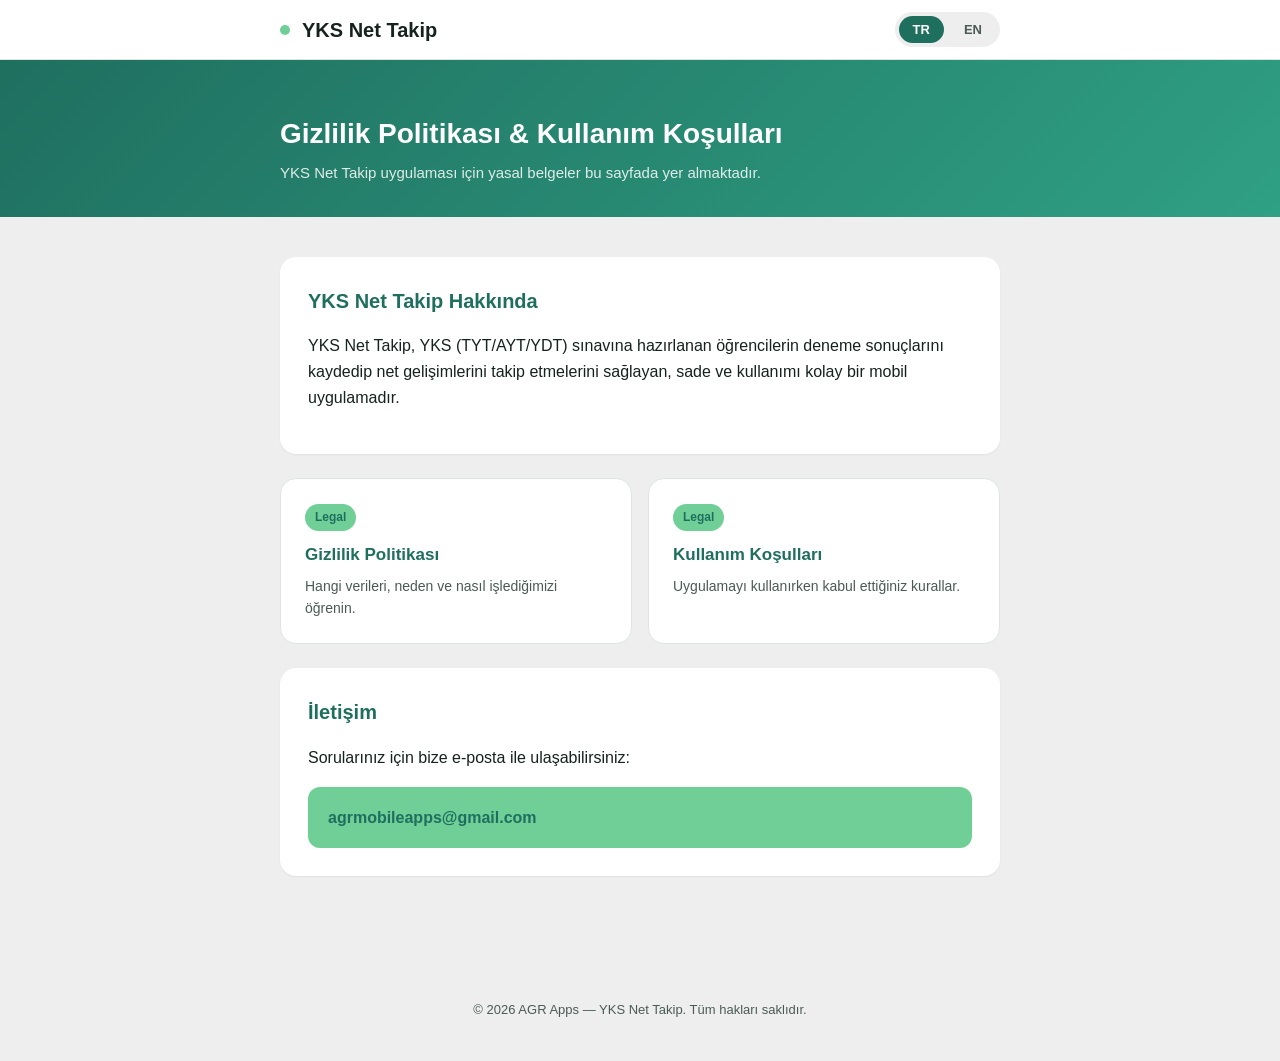
<file: index.html>
<!DOCTYPE html>
<html lang="tr">
<head>
<meta charset="UTF-8">
<meta name="viewport" content="width=device-width, initial-scale=1.0">
<title>YKS Net Takip — Gizlilik &amp; Kullanım Koşulları</title>
<meta name="description" content="YKS Net Takip mobil uygulaması için Gizlilik Politikası ve Kullanım Koşulları.">
<link rel="preconnect" href="https://api.fontshare.com">
<link href="https://api.fontshare.com/v2/css?f[]=cabinet-grotesk@400,500,700,800&display=swap" rel="stylesheet">
<link rel="stylesheet" href="style.css">
</head>
<body>

<nav class="top-nav">
  <div class="container">
    <div class="brand"><span class="dot"></span> YKS Net Takip</div>
    <div class="lang-toggle">
      <button type="button" class="lang-btn active" data-lang="tr">TR</button>
      <button type="button" class="lang-btn" data-lang="en">EN</button>
    </div>
  </div>
</nav>

<header class="site-header">
  <div class="container">
    <div class="lang-block active" data-lang="tr">
      <h1>Gizlilik Politikası &amp; Kullanım Koşulları</h1>
      <p>YKS Net Takip uygulaması için yasal belgeler bu sayfada yer almaktadır.</p>
    </div>
    <div class="lang-block" data-lang="en">
      <h1>Privacy Policy &amp; Terms of Use</h1>
      <p>Legal documents for the YKS Net Takip mobile app are listed on this page.</p>
    </div>
  </div>
</header>

<main>
  <div class="container">

    <div class="card">
      <div class="lang-block active" data-lang="tr">
        <h2>YKS Net Takip Hakkında</h2>
        <p>YKS Net Takip, YKS (TYT/AYT/YDT) sınavına hazırlanan öğrencilerin deneme sonuçlarını kaydedip net gelişimlerini takip etmelerini sağlayan, sade ve kullanımı kolay bir mobil uygulamadır.</p>
      </div>
      <div class="lang-block" data-lang="en">
        <h2>About YKS Net Takip</h2>
        <p>YKS Net Takip is a simple, easy-to-use mobile app that helps students preparing for Turkey's national university entrance exam (YKS) log their practice-test results and track their score progress over time.</p>
      </div>
    </div>

    <div class="link-grid">
      <a class="link-card" href="privacy-policy.html">
        <span class="badge">Legal</span>
        <h3 class="lang-block active" data-lang="tr">Gizlilik Politikası</h3>
        <h3 class="lang-block" data-lang="en">Privacy Policy</h3>
        <p class="lang-block active" data-lang="tr">Hangi verileri, neden ve nasıl işlediğimizi öğrenin.</p>
        <p class="lang-block" data-lang="en">Learn what data we process, why, and how.</p>
      </a>
      <a class="link-card" href="terms-of-use.html">
        <span class="badge">Legal</span>
        <h3 class="lang-block active" data-lang="tr">Kullanım Koşulları</h3>
        <h3 class="lang-block" data-lang="en">Terms of Use</h3>
        <p class="lang-block active" data-lang="tr">Uygulamayı kullanırken kabul ettiğiniz kurallar.</p>
        <p class="lang-block" data-lang="en">The rules you agree to when using the app.</p>
      </a>
    </div>

    <div class="card" style="margin-top:24px;">
      <div class="lang-block active" data-lang="tr">
        <h2>İletişim</h2>
        <p>Sorularınız için bize e-posta ile ulaşabilirsiniz:</p>
      </div>
      <div class="lang-block" data-lang="en">
        <h2>Contact</h2>
        <p>You can reach us by email for any questions:</p>
      </div>
      <div class="contact-box">
        <strong>agrmobileapps@gmail.com</strong>
      </div>
    </div>

  </div>
</main>

<footer>
  <div class="lang-block active" data-lang="tr">© 2026 AGR Apps — YKS Net Takip. Tüm hakları saklıdır.</div>
  <div class="lang-block" data-lang="en">© 2026 AGR Apps — YKS Net Takip. All rights reserved.</div>
</footer>

<script>
  const btns = document.querySelectorAll('.lang-btn');
  btns.forEach(btn => {
    btn.addEventListener('click', () => {
      const lang = btn.dataset.lang;
      document.documentElement.lang = lang;
      btns.forEach(b => b.classList.toggle('active', b === btn));
      document.querySelectorAll('.lang-block').forEach(el => {
        el.classList.toggle('active', el.dataset.lang === lang);
      });
      localStorage.setItem('ykslang', lang);
    });
  });
  const saved = localStorage.getItem('ykslang');
  if (saved) {
    document.querySelector(`.lang-btn[data-lang="${saved}"]`)?.click();
  }
</script>

</body>
</html>
</file>
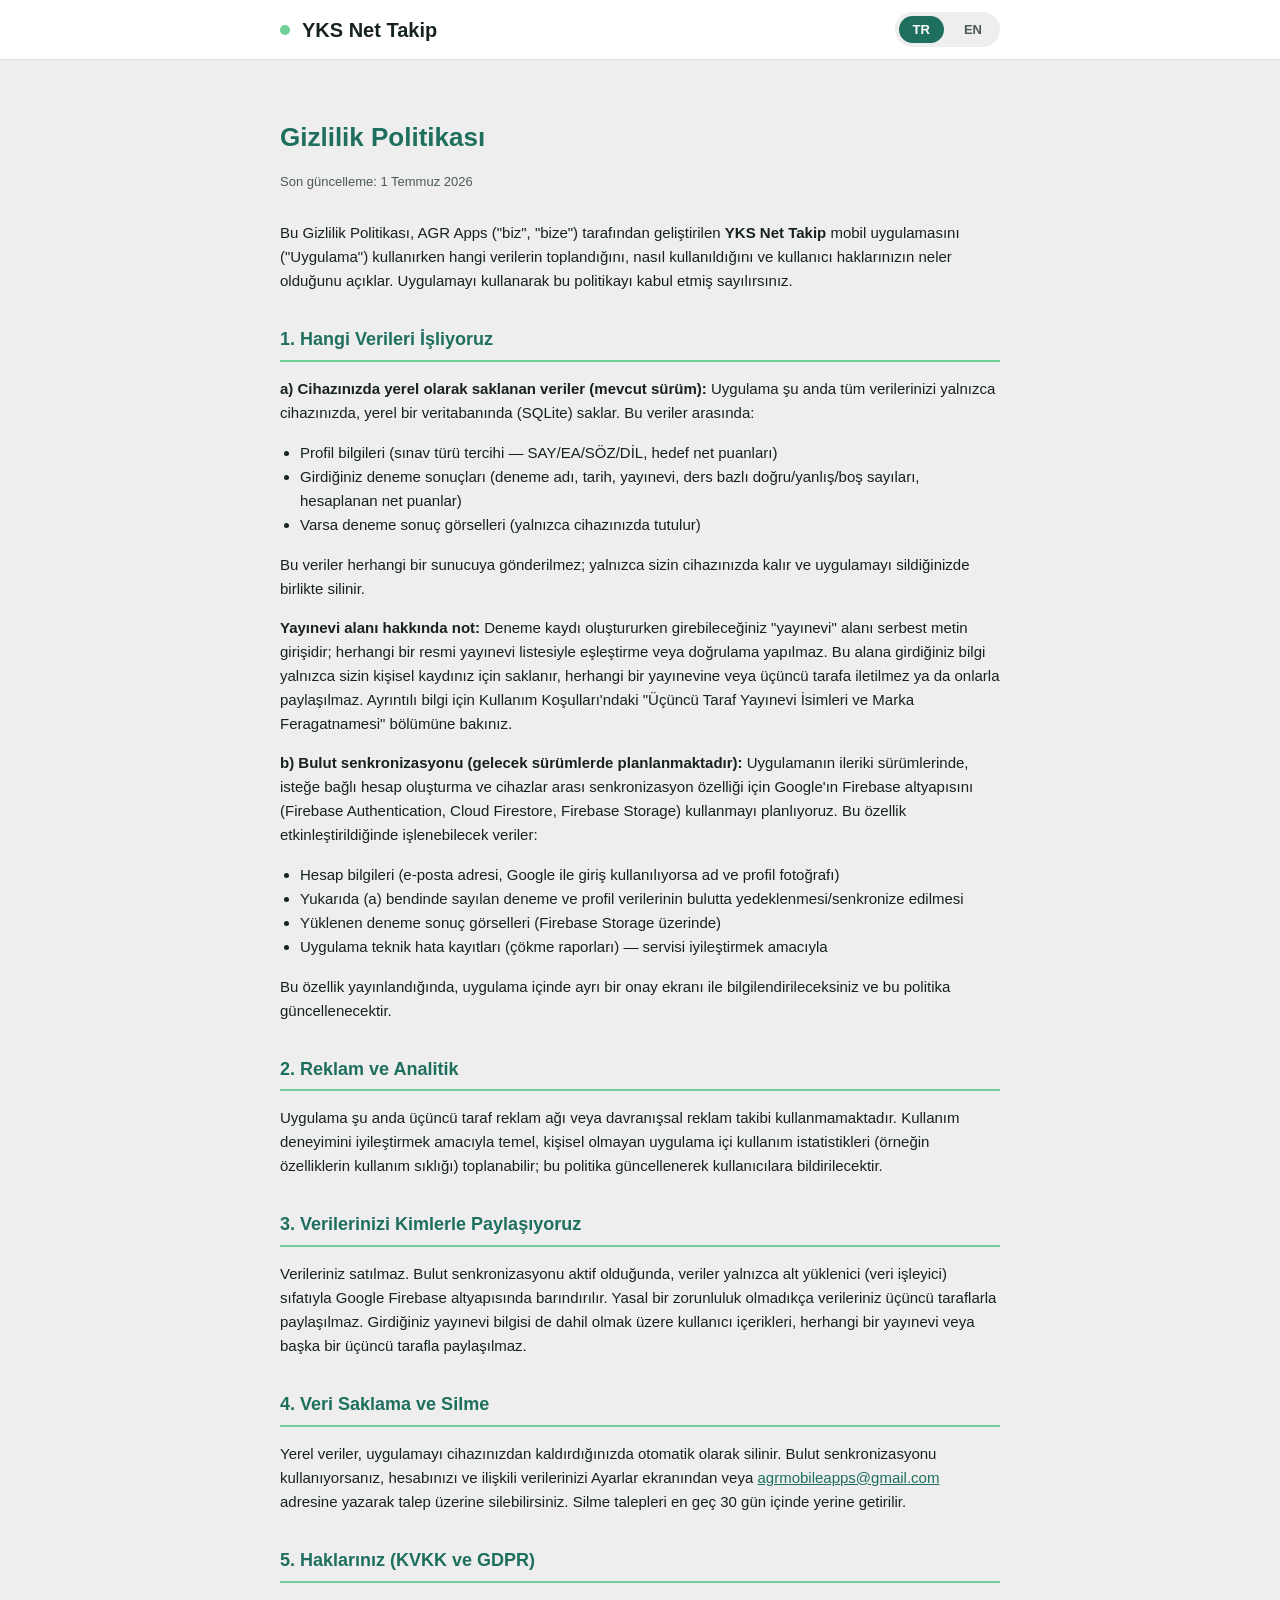
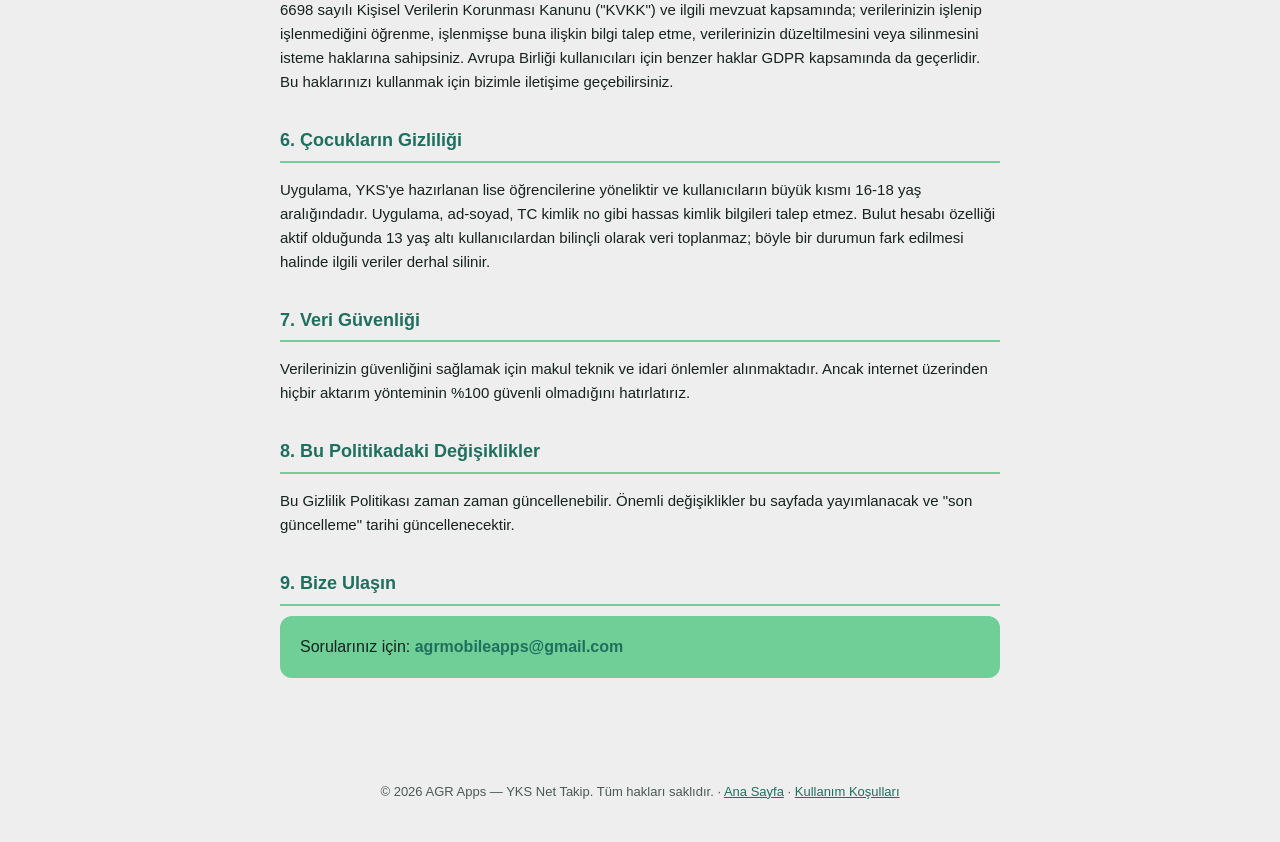
<file: privacy-policy.html>
<!DOCTYPE html>
<html lang="tr">
<head>
<meta charset="UTF-8">
<meta name="viewport" content="width=device-width, initial-scale=1.0">
<title>Gizlilik Politikası — YKS Net Takip</title>
<link rel="preconnect" href="https://api.fontshare.com">
<link href="https://api.fontshare.com/v2/css?f[]=cabinet-grotesk@400,500,700,800&display=swap" rel="stylesheet">
<link rel="stylesheet" href="style.css">
</head>
<body>

<nav class="top-nav">
  <div class="container">
    <div class="brand"><a href="index.html" style="text-decoration:none;color:inherit;display:flex;align-items:center;gap:12px;"><span class="dot"></span> YKS Net Takip</a></div>
    <div class="lang-toggle">
      <button type="button" class="lang-btn active" data-lang="tr">TR</button>
      <button type="button" class="lang-btn" data-lang="en">EN</button>
    </div>
  </div>
</nav>

<main>
  <div class="container legal-doc">

    <!-- ================= TÜRKÇE ================= -->
    <div class="lang-block active" data-lang="tr">
      <h1>Gizlilik Politikası</h1>
      <p class="updated">Son güncelleme: 1 Temmuz 2026</p>

      <p>Bu Gizlilik Politikası, AGR Apps ("biz", "bize") tarafından geliştirilen <strong>YKS Net Takip</strong> mobil uygulamasını ("Uygulama") kullanırken hangi verilerin toplandığını, nasıl kullanıldığını ve kullanıcı haklarınızın neler olduğunu açıklar. Uygulamayı kullanarak bu politikayı kabul etmiş sayılırsınız.</p>

      <h2>1. Hangi Verileri İşliyoruz</h2>
      <p><strong>a) Cihazınızda yerel olarak saklanan veriler (mevcut sürüm):</strong> Uygulama şu anda tüm verilerinizi yalnızca cihazınızda, yerel bir veritabanında (SQLite) saklar. Bu veriler arasında:</p>
      <ul>
        <li>Profil bilgileri (sınav türü tercihi — SAY/EA/SÖZ/DİL, hedef net puanları)</li>
        <li>Girdiğiniz deneme sonuçları (deneme adı, tarih, yayınevi, ders bazlı doğru/yanlış/boş sayıları, hesaplanan net puanlar)</li>
        <li>Varsa deneme sonuç görselleri (yalnızca cihazınızda tutulur)</li>
      </ul>
      <p>Bu veriler herhangi bir sunucuya gönderilmez; yalnızca sizin cihazınızda kalır ve uygulamayı sildiğinizde birlikte silinir.</p>

      <p><strong>Yayınevi alanı hakkında not:</strong> Deneme kaydı oluştururken girebileceğiniz "yayınevi" alanı serbest metin girişidir; herhangi bir resmi yayınevi listesiyle eşleştirme veya doğrulama yapılmaz. Bu alana girdiğiniz bilgi yalnızca sizin kişisel kaydınız için saklanır, herhangi bir yayınevine veya üçüncü tarafa iletilmez ya da onlarla paylaşılmaz. Ayrıntılı bilgi için Kullanım Koşulları'ndaki "Üçüncü Taraf Yayınevi İsimleri ve Marka Feragatnamesi" bölümüne bakınız.</p>

      <p><strong>b) Bulut senkronizasyonu (gelecek sürümlerde planlanmaktadır):</strong> Uygulamanın ileriki sürümlerinde, isteğe bağlı hesap oluşturma ve cihazlar arası senkronizasyon özelliği için Google'ın Firebase altyapısını (Firebase Authentication, Cloud Firestore, Firebase Storage) kullanmayı planlıyoruz. Bu özellik etkinleştirildiğinde işlenebilecek veriler:</p>
      <ul>
        <li>Hesap bilgileri (e-posta adresi, Google ile giriş kullanılıyorsa ad ve profil fotoğrafı)</li>
        <li>Yukarıda (a) bendinde sayılan deneme ve profil verilerinin bulutta yedeklenmesi/senkronize edilmesi</li>
        <li>Yüklenen deneme sonuç görselleri (Firebase Storage üzerinde)</li>
        <li>Uygulama teknik hata kayıtları (çökme raporları) — servisi iyileştirmek amacıyla</li>
      </ul>
      <p>Bu özellik yayınlandığında, uygulama içinde ayrı bir onay ekranı ile bilgilendirileceksiniz ve bu politika güncellenecektir.</p>

      <h2>2. Reklam ve Analitik</h2>
      <p>Uygulama şu anda üçüncü taraf reklam ağı veya davranışsal reklam takibi kullanmamaktadır. Kullanım deneyimini iyileştirmek amacıyla temel, kişisel olmayan uygulama içi kullanım istatistikleri (örneğin özelliklerin kullanım sıklığı) toplanabilir; bu politika güncellenerek kullanıcılara bildirilecektir.</p>

      <h2>3. Verilerinizi Kimlerle Paylaşıyoruz</h2>
      <p>Verileriniz satılmaz. Bulut senkronizasyonu aktif olduğunda, veriler yalnızca alt yüklenici (veri işleyici) sıfatıyla Google Firebase altyapısında barındırılır. Yasal bir zorunluluk olmadıkça verileriniz üçüncü taraflarla paylaşılmaz. Girdiğiniz yayınevi bilgisi de dahil olmak üzere kullanıcı içerikleri, herhangi bir yayınevi veya başka bir üçüncü tarafla paylaşılmaz.</p>

      <h2>4. Veri Saklama ve Silme</h2>
      <p>Yerel veriler, uygulamayı cihazınızdan kaldırdığınızda otomatik olarak silinir. Bulut senkronizasyonu kullanıyorsanız, hesabınızı ve ilişkili verilerinizi Ayarlar ekranından veya <a href="mailto:agrmobileapps@gmail.com">agrmobileapps@gmail.com</a> adresine yazarak talep üzerine silebilirsiniz. Silme talepleri en geç 30 gün içinde yerine getirilir.</p>

      <h2>5. Haklarınız (KVKK ve GDPR)</h2>
      <p>6698 sayılı Kişisel Verilerin Korunması Kanunu ("KVKK") ve ilgili mevzuat kapsamında; verilerinizin işlenip işlenmediğini öğrenme, işlenmişse buna ilişkin bilgi talep etme, verilerinizin düzeltilmesini veya silinmesini isteme haklarına sahipsiniz. Avrupa Birliği kullanıcıları için benzer haklar GDPR kapsamında da geçerlidir. Bu haklarınızı kullanmak için bizimle iletişime geçebilirsiniz.</p>

      <h2>6. Çocukların Gizliliği</h2>
      <p>Uygulama, YKS'ye hazırlanan lise öğrencilerine yöneliktir ve kullanıcıların büyük kısmı 16-18 yaş aralığındadır. Uygulama, ad-soyad, TC kimlik no gibi hassas kimlik bilgileri talep etmez. Bulut hesabı özelliği aktif olduğunda 13 yaş altı kullanıcılardan bilinçli olarak veri toplanmaz; böyle bir durumun fark edilmesi halinde ilgili veriler derhal silinir.</p>

      <h2>7. Veri Güvenliği</h2>
      <p>Verilerinizin güvenliğini sağlamak için makul teknik ve idari önlemler alınmaktadır. Ancak internet üzerinden hiçbir aktarım yönteminin %100 güvenli olmadığını hatırlatırız.</p>

      <h2>8. Bu Politikadaki Değişiklikler</h2>
      <p>Bu Gizlilik Politikası zaman zaman güncellenebilir. Önemli değişiklikler bu sayfada yayımlanacak ve "son güncelleme" tarihi güncellenecektir.</p>

      <h2>9. Bize Ulaşın</h2>
      <div class="contact-box">
        Sorularınız için: <strong>agrmobileapps@gmail.com</strong>
      </div>
    </div>

    <!-- ================= ENGLISH ================= -->
    <div class="lang-block" data-lang="en">
      <h1>Privacy Policy</h1>
      <p class="updated">Last updated: July 1, 2026</p>

      <p>This Privacy Policy explains what data <strong>YKS Net Takip</strong> ("the App"), developed by AGR Apps ("we", "us"), collects, how it is used, and what rights you have as a user. By using the App, you agree to this policy.</p>

      <h2>1. What Data We Process</h2>
      <p><strong>a) Data stored locally on your device (current version):</strong> The App currently stores all of your data only on your device, in a local database (SQLite). This includes:</p>
      <ul>
        <li>Profile information (exam-track preference — SAY/EA/SÖZ/DİL, target net scores)</li>
        <li>Practice-test results you enter (test name, date, publisher, per-subject correct/wrong/blank counts, calculated net scores)</li>
        <li>Optional result photos, if you add any (kept on-device only)</li>
      </ul>
      <p>None of this data is sent to any server; it stays on your device and is removed when you uninstall the App.</p>

      <p><strong>A note on the publisher field:</strong> The optional "publisher" field you may fill in when logging a practice test is free text; it is not matched or verified against any official list of publishers. Whatever you enter is stored solely for your own personal record and is not transmitted to or shared with any publisher or other third party. See the "Third-Party Publisher Names and Trademark Disclaimer" section of the Terms of Use for more detail.</p>

      <p><strong>b) Cloud sync (planned for a future release):</strong> In a future version, we plan to offer optional account creation and cross-device sync using Google's Firebase platform (Firebase Authentication, Cloud Firestore, Firebase Storage). When enabled, this feature may process:</p>
      <ul>
        <li>Account information (email address, and name/profile photo if signing in with Google)</li>
        <li>Backup/sync of the profile and practice-test data listed in section (a)</li>
        <li>Uploaded result images (stored via Firebase Storage)</li>
        <li>Basic technical crash/error logs, used to improve app stability</li>
      </ul>
      <p>When this feature launches, you will see a separate in-app consent screen and this policy will be updated accordingly.</p>

      <h2>2. Advertising and Analytics</h2>
      <p>The App does not currently use third-party ad networks or behavioral ad tracking. We may collect basic, non-personal usage statistics (e.g. feature usage frequency) to improve the product; this policy will be updated if that changes.</p>

      <h2>3. Who We Share Data With</h2>
      <p>We do not sell your data. When cloud sync is active, data is hosted solely on Google Firebase infrastructure acting as our data processor. We do not share your data with other third parties except where required by law. This includes any publisher information you enter — it is never shared with the named publisher or any other third party.</p>

      <h2>4. Data Retention and Deletion</h2>
      <p>Locally stored data is deleted automatically when you uninstall the App. If you use cloud sync, you can delete your account and associated data from the Settings screen, or by emailing <a href="mailto:agrmobileapps@gmail.com">agrmobileapps@gmail.com</a>. Deletion requests are honored within 30 days.</p>

      <h2>5. Your Rights (KVKK &amp; GDPR)</h2>
      <p>Under Turkey's Law on the Protection of Personal Data (KVKK, Law No. 6698) and applicable regulations, you have the right to learn whether your data is processed, request information about such processing, and request correction or deletion of your data. Similar rights apply for EU users under the GDPR. Contact us to exercise these rights.</p>

      <h2>6. Children's Privacy</h2>
      <p>The App is aimed at high-school students preparing for Turkey's national university entrance exam, most of whom are between 16-18 years old. The App does not request sensitive identity information such as full legal name or national ID number. When the cloud account feature is active, we do not knowingly collect data from children under 13; if we become aware of such data, it will be deleted promptly.</p>

      <h2>7. Data Security</h2>
      <p>We take reasonable technical and organizational measures to protect your data. However, no method of transmission over the internet is 100% secure.</p>

      <h2>8. Changes to This Policy</h2>
      <p>We may update this Privacy Policy from time to time. Material changes will be posted on this page and the "last updated" date will be revised.</p>

      <h2>9. Contact Us</h2>
      <div class="contact-box">
        For questions: <strong>agrmobileapps@gmail.com</strong>
      </div>
    </div>

  </div>
</main>

<footer>
  <div class="lang-block active" data-lang="tr">© 2026 AGR Apps — YKS Net Takip. Tüm hakları saklıdır. · <a href="index.html">Ana Sayfa</a> · <a href="terms-of-use.html">Kullanım Koşulları</a></div>
  <div class="lang-block" data-lang="en">© 2026 AGR Apps — YKS Net Takip. All rights reserved. · <a href="index.html">Home</a> · <a href="terms-of-use.html">Terms of Use</a></div>
</footer>

<script>
  const btns = document.querySelectorAll('.lang-btn');
  btns.forEach(btn => {
    btn.addEventListener('click', () => {
      const lang = btn.dataset.lang;
      document.documentElement.lang = lang;
      btns.forEach(b => b.classList.toggle('active', b === btn));
      document.querySelectorAll('.lang-block').forEach(el => {
        el.classList.toggle('active', el.dataset.lang === lang);
      });
      localStorage.setItem('ykslang', lang);
    });
  });
  const saved = localStorage.getItem('ykslang');
  if (saved) {
    document.querySelector(`.lang-btn[data-lang="${saved}"]`)?.click();
  }
</script>

</body>
</html>
</file>
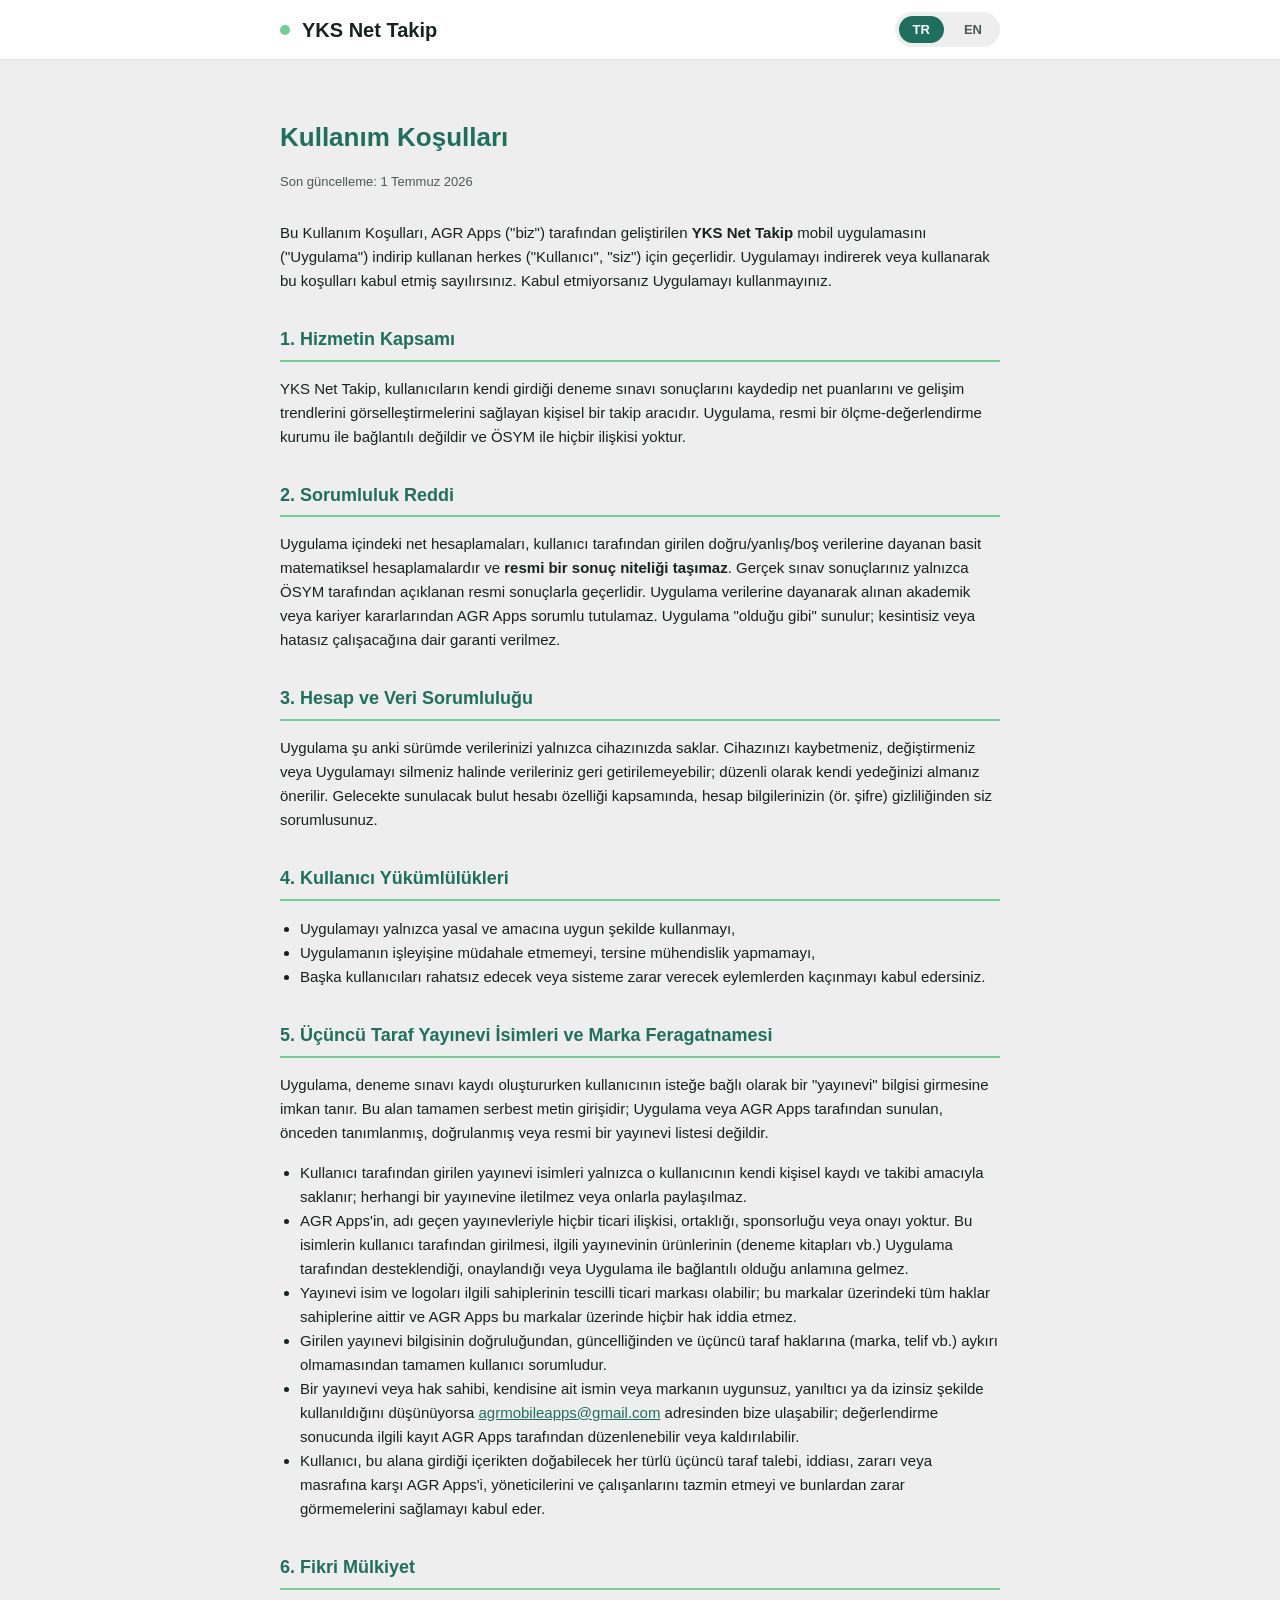
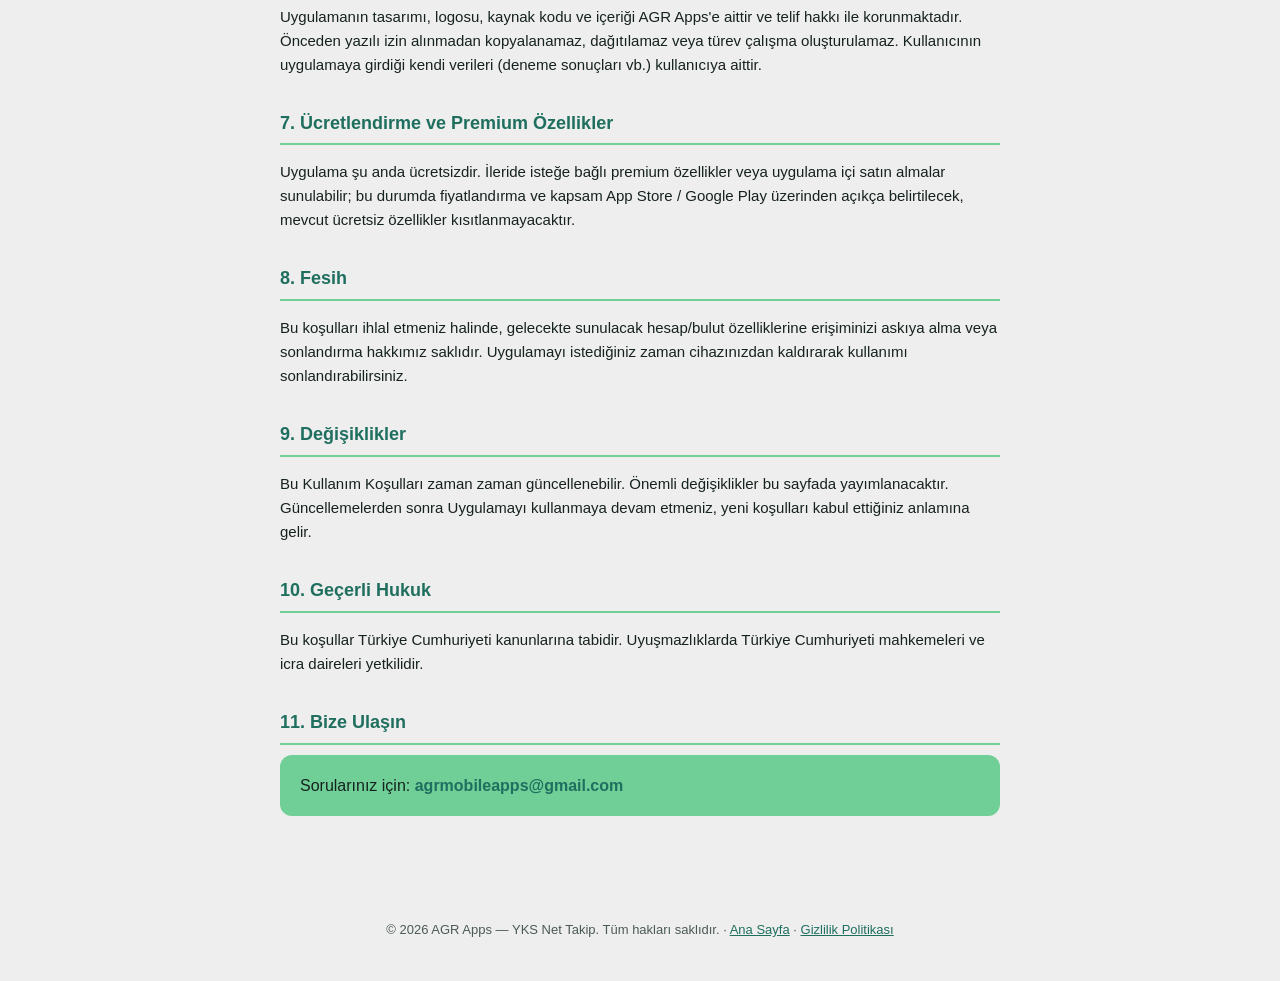
<file: terms-of-use.html>
<!DOCTYPE html>
<html lang="tr">
<head>
<meta charset="UTF-8">
<meta name="viewport" content="width=device-width, initial-scale=1.0">
<title>Kullanım Koşulları — YKS Net Takip</title>
<link rel="preconnect" href="https://api.fontshare.com">
<link href="https://api.fontshare.com/v2/css?f[]=cabinet-grotesk@400,500,700,800&display=swap" rel="stylesheet">
<link rel="stylesheet" href="style.css">
</head>
<body>

<nav class="top-nav">
  <div class="container">
    <div class="brand"><a href="index.html" style="text-decoration:none;color:inherit;display:flex;align-items:center;gap:12px;"><span class="dot"></span> YKS Net Takip</a></div>
    <div class="lang-toggle">
      <button type="button" class="lang-btn active" data-lang="tr">TR</button>
      <button type="button" class="lang-btn" data-lang="en">EN</button>
    </div>
  </div>
</nav>

<main>
  <div class="container legal-doc">

    <!-- ================= TÜRKÇE ================= -->
    <div class="lang-block active" data-lang="tr">
      <h1>Kullanım Koşulları</h1>
      <p class="updated">Son güncelleme: 1 Temmuz 2026</p>

      <p>Bu Kullanım Koşulları, AGR Apps ("biz") tarafından geliştirilen <strong>YKS Net Takip</strong> mobil uygulamasını ("Uygulama") indirip kullanan herkes ("Kullanıcı", "siz") için geçerlidir. Uygulamayı indirerek veya kullanarak bu koşulları kabul etmiş sayılırsınız. Kabul etmiyorsanız Uygulamayı kullanmayınız.</p>

      <h2>1. Hizmetin Kapsamı</h2>
      <p>YKS Net Takip, kullanıcıların kendi girdiği deneme sınavı sonuçlarını kaydedip net puanlarını ve gelişim trendlerini görselleştirmelerini sağlayan kişisel bir takip aracıdır. Uygulama, resmi bir ölçme-değerlendirme kurumu ile bağlantılı değildir ve ÖSYM ile hiçbir ilişkisi yoktur.</p>

      <h2>2. Sorumluluk Reddi</h2>
      <p>Uygulama içindeki net hesaplamaları, kullanıcı tarafından girilen doğru/yanlış/boş verilerine dayanan basit matematiksel hesaplamalardır ve <strong>resmi bir sonuç niteliği taşımaz</strong>. Gerçek sınav sonuçlarınız yalnızca ÖSYM tarafından açıklanan resmi sonuçlarla geçerlidir. Uygulama verilerine dayanarak alınan akademik veya kariyer kararlarından AGR Apps sorumlu tutulamaz. Uygulama "olduğu gibi" sunulur; kesintisiz veya hatasız çalışacağına dair garanti verilmez.</p>

      <h2>3. Hesap ve Veri Sorumluluğu</h2>
      <p>Uygulama şu anki sürümde verilerinizi yalnızca cihazınızda saklar. Cihazınızı kaybetmeniz, değiştirmeniz veya Uygulamayı silmeniz halinde verileriniz geri getirilemeyebilir; düzenli olarak kendi yedeğinizi almanız önerilir. Gelecekte sunulacak bulut hesabı özelliği kapsamında, hesap bilgilerinizin (ör. şifre) gizliliğinden siz sorumlusunuz.</p>

      <h2>4. Kullanıcı Yükümlülükleri</h2>
      <ul>
        <li>Uygulamayı yalnızca yasal ve amacına uygun şekilde kullanmayı,</li>
        <li>Uygulamanın işleyişine müdahale etmemeyi, tersine mühendislik yapmamayı,</li>
        <li>Başka kullanıcıları rahatsız edecek veya sisteme zarar verecek eylemlerden kaçınmayı kabul edersiniz.</li>
      </ul>

      <h2>5. Üçüncü Taraf Yayınevi İsimleri ve Marka Feragatnamesi</h2>
      <p>Uygulama, deneme sınavı kaydı oluştururken kullanıcının isteğe bağlı olarak bir "yayınevi" bilgisi girmesine imkan tanır. Bu alan tamamen serbest metin girişidir; Uygulama veya AGR Apps tarafından sunulan, önceden tanımlanmış, doğrulanmış veya resmi bir yayınevi listesi değildir.</p>
      <ul>
        <li>Kullanıcı tarafından girilen yayınevi isimleri yalnızca o kullanıcının kendi kişisel kaydı ve takibi amacıyla saklanır; herhangi bir yayınevine iletilmez veya onlarla paylaşılmaz.</li>
        <li>AGR Apps'in, adı geçen yayınevleriyle hiçbir ticari ilişkisi, ortaklığı, sponsorluğu veya onayı yoktur. Bu isimlerin kullanıcı tarafından girilmesi, ilgili yayınevinin ürünlerinin (deneme kitapları vb.) Uygulama tarafından desteklendiği, onaylandığı veya Uygulama ile bağlantılı olduğu anlamına gelmez.</li>
        <li>Yayınevi isim ve logoları ilgili sahiplerinin tescilli ticari markası olabilir; bu markalar üzerindeki tüm haklar sahiplerine aittir ve AGR Apps bu markalar üzerinde hiçbir hak iddia etmez.</li>
        <li>Girilen yayınevi bilgisinin doğruluğundan, güncelliğinden ve üçüncü taraf haklarına (marka, telif vb.) aykırı olmamasından tamamen kullanıcı sorumludur.</li>
        <li>Bir yayınevi veya hak sahibi, kendisine ait ismin veya markanın uygunsuz, yanıltıcı ya da izinsiz şekilde kullanıldığını düşünüyorsa <a href="mailto:agrmobileapps@gmail.com">agrmobileapps@gmail.com</a> adresinden bize ulaşabilir; değerlendirme sonucunda ilgili kayıt AGR Apps tarafından düzenlenebilir veya kaldırılabilir.</li>
        <li>Kullanıcı, bu alana girdiği içerikten doğabilecek her türlü üçüncü taraf talebi, iddiası, zararı veya masrafına karşı AGR Apps'i, yöneticilerini ve çalışanlarını tazmin etmeyi ve bunlardan zarar görmemelerini sağlamayı kabul eder.</li>
      </ul>

      <h2>6. Fikri Mülkiyet</h2>
      <p>Uygulamanın tasarımı, logosu, kaynak kodu ve içeriği AGR Apps'e aittir ve telif hakkı ile korunmaktadır. Önceden yazılı izin alınmadan kopyalanamaz, dağıtılamaz veya türev çalışma oluşturulamaz. Kullanıcının uygulamaya girdiği kendi verileri (deneme sonuçları vb.) kullanıcıya aittir.</p>

      <h2>7. Ücretlendirme ve Premium Özellikler</h2>
      <p>Uygulama şu anda ücretsizdir. İleride isteğe bağlı premium özellikler veya uygulama içi satın almalar sunulabilir; bu durumda fiyatlandırma ve kapsam App Store / Google Play üzerinden açıkça belirtilecek, mevcut ücretsiz özellikler kısıtlanmayacaktır.</p>

      <h2>8. Fesih</h2>
      <p>Bu koşulları ihlal etmeniz halinde, gelecekte sunulacak hesap/bulut özelliklerine erişiminizi askıya alma veya sonlandırma hakkımız saklıdır. Uygulamayı istediğiniz zaman cihazınızdan kaldırarak kullanımı sonlandırabilirsiniz.</p>

      <h2>9. Değişiklikler</h2>
      <p>Bu Kullanım Koşulları zaman zaman güncellenebilir. Önemli değişiklikler bu sayfada yayımlanacaktır. Güncellemelerden sonra Uygulamayı kullanmaya devam etmeniz, yeni koşulları kabul ettiğiniz anlamına gelir.</p>

      <h2>10. Geçerli Hukuk</h2>
      <p>Bu koşullar Türkiye Cumhuriyeti kanunlarına tabidir. Uyuşmazlıklarda Türkiye Cumhuriyeti mahkemeleri ve icra daireleri yetkilidir.</p>

      <h2>11. Bize Ulaşın</h2>
      <div class="contact-box">
        Sorularınız için: <strong>agrmobileapps@gmail.com</strong>
      </div>
    </div>

    <!-- ================= ENGLISH ================= -->
    <div class="lang-block" data-lang="en">
      <h1>Terms of Use</h1>
      <p class="updated">Last updated: July 1, 2026</p>

      <p>These Terms of Use apply to anyone ("User", "you") who downloads or uses the <strong>YKS Net Takip</strong> mobile app ("the App"), developed by AGR Apps ("we"). By downloading or using the App, you agree to these Terms. If you do not agree, please do not use the App.</p>

      <h2>1. Scope of the Service</h2>
      <p>YKS Net Takip is a personal tracking tool that lets users log their own practice-exam results and visualize their score and progress trends. The App is not affiliated with, and has no connection to, ÖSYM (Turkey's official student selection and placement authority) or any official examination body.</p>

      <h2>2. Disclaimer</h2>
      <p>The score calculations shown in the App are simple mathematical results based on the correct/wrong/blank data you enter, and <strong>do not constitute an official result</strong>. Your actual exam results are only valid as announced officially by ÖSYM. AGR Apps is not responsible for any academic or career decisions made based on data in the App. The App is provided "as is," without warranty of uninterrupted or error-free operation.</p>

      <h2>3. Account and Data Responsibility</h2>
      <p>In the current version, the App stores your data only on your device. If you lose or replace your device, or uninstall the App, your data may not be recoverable; we recommend keeping your own backups. Under the future cloud-account feature, you are responsible for keeping your account credentials (e.g., password) confidential.</p>

      <h2>4. User Obligations</h2>
      <ul>
        <li>You agree to use the App only for lawful purposes consistent with its intended use;</li>
        <li>You agree not to interfere with the App's operation or attempt to reverse-engineer it;</li>
        <li>You agree not to engage in conduct that disrupts other users or harms the service.</li>
      </ul>

      <h2>5. Third-Party Publisher Names and Trademark Disclaimer</h2>
      <p>The App allows users to optionally enter a "publisher" name when logging a practice-test result. This field is entirely free text; it is not a predefined, verified, or official list of publishers provided by the App or AGR Apps.</p>
      <ul>
        <li>Publisher names entered by a user are stored solely for that user's own personal record-keeping and are not transmitted to or shared with any publisher.</li>
        <li>AGR Apps has no commercial relationship, partnership, sponsorship, or endorsement arrangement with any publisher named by users. A user entering such a name does not imply that the publisher's products (e.g., practice-test books) are endorsed by, approved by, or affiliated with the App.</li>
        <li>Publisher names and logos may be registered trademarks of their respective owners. All rights in those marks belong to their owners, and AGR Apps claims no rights over them.</li>
        <li>Users are solely responsible for the accuracy of any publisher information they enter, and for ensuring it does not infringe third-party rights (trademark, copyright, etc.).</li>
        <li>If a publisher or rights holder believes their name or mark has been used inappropriately, misleadingly, or without permission, they may contact us at <a href="mailto:agrmobileapps@gmail.com">agrmobileapps@gmail.com</a>; upon review, AGR Apps may edit or remove the relevant entry.</li>
        <li>Users agree to indemnify and hold harmless AGR Apps, its officers, and employees from any third-party claim, demand, loss, or expense arising from content they enter in this field.</li>
      </ul>

      <h2>6. Intellectual Property</h2>
      <p>The App's design, logo, source code, and content belong to AGR Apps and are protected by copyright. They may not be copied, distributed, or used to create derivative works without prior written permission. Data you enter into the App (e.g., your practice-test results) remains yours.</p>

      <h2>7. Pricing and Premium Features</h2>
      <p>The App is currently free to use. We may introduce optional premium features or in-app purchases in the future; if so, pricing and scope will be clearly disclosed via the App Store / Google Play, and existing free features will not be restricted.</p>

      <h2>8. Termination</h2>
      <p>If you violate these Terms, we reserve the right to suspend or terminate your access to future account/cloud features. You may stop using the App at any time by uninstalling it from your device.</p>

      <h2>9. Changes to These Terms</h2>
      <p>We may update these Terms from time to time. Material changes will be posted on this page. Continued use of the App after updates constitutes acceptance of the revised Terms.</p>

      <h2>10. Governing Law</h2>
      <p>These Terms are governed by the laws of the Republic of Turkey. Any disputes shall be subject to the exclusive jurisdiction of the courts and enforcement offices of the Republic of Turkey.</p>

      <h2>11. Contact Us</h2>
      <div class="contact-box">
        For questions: <strong>agrmobileapps@gmail.com</strong>
      </div>
    </div>

  </div>
</main>

<footer>
  <div class="lang-block active" data-lang="tr">© 2026 AGR Apps — YKS Net Takip. Tüm hakları saklıdır. · <a href="index.html">Ana Sayfa</a> · <a href="privacy-policy.html">Gizlilik Politikası</a></div>
  <div class="lang-block" data-lang="en">© 2026 AGR Apps — YKS Net Takip. All rights reserved. · <a href="index.html">Home</a> · <a href="privacy-policy.html">Privacy Policy</a></div>
</footer>

<script>
  const btns = document.querySelectorAll('.lang-btn');
  btns.forEach(btn => {
    btn.addEventListener('click', () => {
      const lang = btn.dataset.lang;
      document.documentElement.lang = lang;
      btns.forEach(b => b.classList.toggle('active', b === btn));
      document.querySelectorAll('.lang-block').forEach(el => {
        el.classList.toggle('active', el.dataset.lang === lang);
      });
      localStorage.setItem('ykslang', lang);
    });
  });
  const saved = localStorage.getItem('ykslang');
  if (saved) {
    document.querySelector(`.lang-btn[data-lang="${saved}"]`)?.click();
  }
</script>

</body>
</html>
</file>
<file: style.css>
:root {
  --primary-dark: #1F6F5F;
  --primary: #2FA084;
  --primary-light: #6FCF97;
  --surface: #EEEEEE;
  --text: #16221E;
  --text-muted: #4B5A55;
  --white: #FFFFFF;
  --radius-sm: 8px;
  --radius-md: 12px;
  --radius-lg: 16px;
}

* { box-sizing: border-box; }

html { scroll-behavior: smooth; }

body {
  margin: 0;
  font-family: 'Cabinet Grotesk', -apple-system, BlinkMacSystemFont, 'Segoe UI', Roboto, sans-serif;
  color: var(--text);
  background: var(--surface);
  line-height: 1.6;
}

a { color: var(--primary-dark); }
a:hover { color: var(--primary); }

.container {
  max-width: 760px;
  margin: 0 auto;
  padding: 0 20px;
}

header.site-header {
  background: linear-gradient(135deg, var(--primary-dark), var(--primary));
  color: var(--white);
  padding: 40px 0 32px;
}

header.site-header .container {
  display: flex;
  flex-direction: column;
  gap: 8px;
}

.brand {
  display: flex;
  align-items: center;
  gap: 12px;
  font-weight: 700;
  font-size: 20px;
}

.brand .dot {
  width: 10px;
  height: 10px;
  border-radius: 999px;
  background: var(--primary-light);
}

.site-header h1 {
  margin: 12px 0 4px;
  font-size: 28px;
  font-weight: 800;
}

.site-header p {
  margin: 0;
  color: rgba(255,255,255,0.85);
  font-size: 15px;
}

nav.top-nav {
  background: var(--white);
  border-bottom: 1px solid #DDE5E2;
  position: sticky;
  top: 0;
  z-index: 10;
}

nav.top-nav .container {
  display: flex;
  align-items: center;
  justify-content: space-between;
  padding-top: 12px;
  padding-bottom: 12px;
}

nav.top-nav .links {
  display: flex;
  gap: 20px;
  font-size: 14px;
  font-weight: 500;
}

nav.top-nav .links a {
  text-decoration: none;
  color: var(--text);
}

nav.top-nav .links a.active,
nav.top-nav .links a:hover {
  color: var(--primary-dark);
}

.lang-toggle {
  display: flex;
  gap: 6px;
  background: var(--surface);
  border-radius: 999px;
  padding: 4px;
}

.lang-toggle button {
  border: none;
  background: transparent;
  padding: 6px 14px;
  border-radius: 999px;
  font-family: inherit;
  font-size: 13px;
  font-weight: 600;
  cursor: pointer;
  color: var(--text-muted);
}

.lang-toggle button.active {
  background: var(--primary-dark);
  color: var(--white);
}

main {
  padding: 40px 0 80px;
}

.card {
  background: var(--white);
  border-radius: var(--radius-lg);
  padding: 28px;
  margin-bottom: 20px;
  box-shadow: 0 1px 2px rgba(22,34,30,0.06);
}

.card h2 {
  margin-top: 0;
  color: var(--primary-dark);
  font-size: 20px;
}

.link-grid {
  display: grid;
  grid-template-columns: 1fr 1fr;
  gap: 16px;
  margin-top: 24px;
}

@media (max-width: 520px) {
  .link-grid { grid-template-columns: 1fr; }
}

.link-card {
  display: block;
  background: var(--white);
  border-radius: var(--radius-lg);
  padding: 24px;
  text-decoration: none;
  color: var(--text);
  border: 1px solid #DDE5E2;
  transition: border-color .15s ease, transform .15s ease;
}

.link-card:hover {
  border-color: var(--primary);
  transform: translateY(-2px);
}

.link-card .badge {
  display: inline-block;
  background: var(--primary-light);
  color: var(--primary-dark);
  font-size: 12px;
  font-weight: 700;
  padding: 4px 10px;
  border-radius: 999px;
  margin-bottom: 10px;
}

.link-card h3 {
  margin: 0 0 6px;
  font-size: 17px;
  color: var(--primary-dark);
}

.link-card p {
  margin: 0;
  font-size: 14px;
  color: var(--text-muted);
}

.legal-doc h1 {
  color: var(--primary-dark);
  font-size: 26px;
  margin-bottom: 4px;
}

.legal-doc .updated {
  color: var(--text-muted);
  font-size: 13px;
  margin-bottom: 28px;
}

.legal-doc h2 {
  color: var(--primary-dark);
  font-size: 18px;
  margin-top: 32px;
  margin-bottom: 10px;
  border-bottom: 2px solid var(--primary-light);
  padding-bottom: 6px;
}

.legal-doc p, .legal-doc li {
  font-size: 15px;
  color: var(--text);
}

.legal-doc ul {
  padding-left: 20px;
}

.lang-block { display: none; }
.lang-block.active { display: block; }

footer {
  text-align: center;
  padding: 24px 0 40px;
  font-size: 13px;
  color: var(--text-muted);
}

.contact-box {
  background: var(--primary-light);
  border-radius: var(--radius-md);
  padding: 18px 20px;
  margin-top: 8px;
}

.contact-box strong { color: var(--primary-dark); }
</file>
